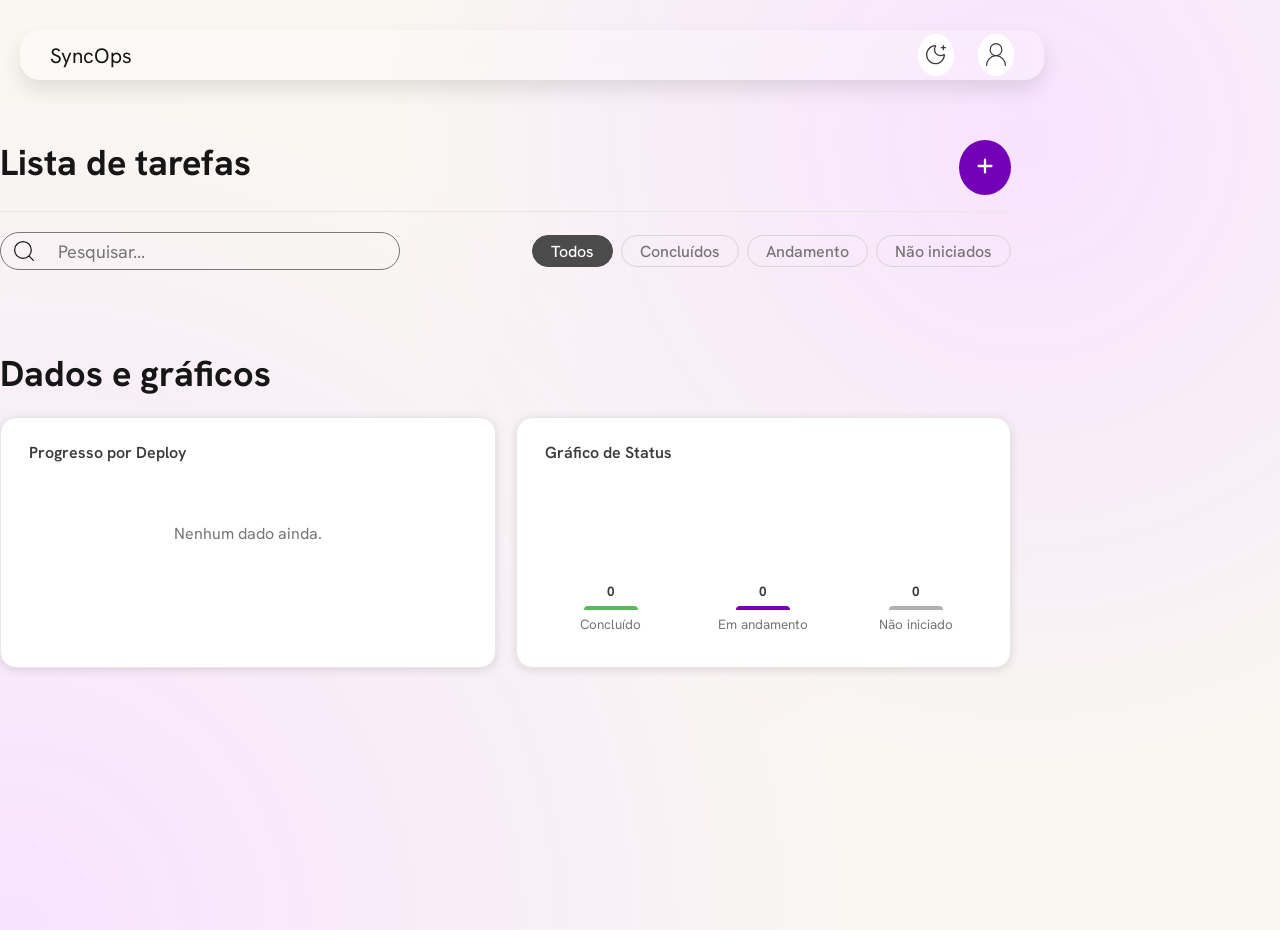
<file: src/index.html>
<!DOCTYPE html>
<html lang="pt-BR">

<head>
     <meta charset="UTF-8">
     <meta name="viewport" content="width=device-width, initial-scale=1.0">
     <title>SyncOps</title>
     <link rel="stylesheet" href="assets/css/base.css">
     <link rel="stylesheet" href="assets/css/layout.css">
     <link rel="stylesheet" href="assets/css/components.css">
     <link rel="stylesheet" href="assets/css/utilities.css">
     <link rel="preconnect" href="https://fonts.googleapis.com">
     <link rel="preconnect" href="https://fonts.gstatic.com" crossorigin>
     <link href="https://fonts.googleapis.com/css2?family=Hanken+Grotesk:wght@400;500;600;700&display=swap" rel="stylesheet">
</head>

<body>
     <header>
          <div class="logo-area">
               <p><a href="index.html">SyncOps</a></p>
          </div>
          <div class="header-acoes">
               <button class="btn-header" id="btn-darkmode" aria-label="Ativar modo escuro">
                    <svg id="darkmode-icon" viewBox="0 0 30 29" fill="none" xmlns="http://www.w3.org/2000/svg">
                         <path d="M23.1059 3.99986H29M26.0529 1V6.99971M27.5044 15.2283C27.3663 17.8324 26.4901 20.34 24.9818 22.4481C23.4735 24.5561 21.3976 26.1743 19.005 27.107C16.6125 28.0398 14.0058 28.2471 11.5 27.704C8.99413 27.1609 6.6965 25.8906 4.8848 24.0466C3.07309 22.2027 1.82489 19.864 1.29107 17.3134C0.757254 14.7627 0.960674 12.1093 1.87674 9.67381C2.79282 7.23833 4.38232 5.12508 6.4531 3.58953C8.52389 2.05397 10.9873 1.16185 13.5456 1.021C14.1423 0.988 14.4547 1.71097 14.1379 2.22544C13.0783 3.95119 12.6246 5.99156 12.8508 8.01359C13.077 10.0356 13.9698 11.9199 15.3835 13.3589C16.7972 14.798 18.6484 15.7068 20.6348 15.937C22.6213 16.1673 24.6257 15.7055 26.3211 14.6268C26.828 14.3044 27.5368 14.6208 27.5044 15.2283Z"
                              stroke="currentColor" stroke-width="2" stroke-linecap="round" stroke-linejoin="round" />
                    </svg>
               </button>
               <button class="btn-header" aria-label="Icone com usuário">
                    <svg id="user-icon" viewBox="0 0 33 38" fill="none" xmlns="http://www.w3.org/2000/svg">
                         <path d="M16.5 21C21.8503 21 26.1875 16.5228 26.1875 11C26.1875 5.47715 21.8503 1 16.5 1C11.1497 1 6.8125 5.47715 6.8125 11C6.8125 16.5228 11.1497 21 16.5 21ZM16.5 21C20.6109 21 24.5533 22.6857 27.4602 25.6863C30.367 28.6869 32 32.7565 32 37M16.5 21C12.3891 21 8.44666 22.6857 5.53985 25.6863C2.63303 28.6869 1 32.7565 1 37"
                              stroke="currentColor" stroke-width="2" stroke-linecap="round" stroke-linejoin="round" />
                    </svg>
               </button>
          </div>
     </header>

     <main>
          <!-- Lista de tarefas -->
          <section class="dashboard-section">
               <div class="dash-section-header">
                    <h2 class="title-h2">Lista de tarefas</h2>
                    <button id="btn-save" onclick="window.location.href='manager.html'" aria-label="Adicionar nova tarefa">
                         <svg viewBox="0 0 24 24" width="22" height="22" fill="none">
                              <path d="M12 5v14M5 12h14" stroke="white" stroke-width="2.5" stroke-linecap="round"/>
                         </svg>
                    </button>
               </div>

               <div class="dash-ferramentas">
                    <div class="buscar-wrapper">
                         <svg id="search-icon" viewBox="0 0 33 33" fill="none" xmlns="http://www.w3.org/2000/svg">
                              <path d="M32 32L24.5256 24.5256M28.5556 14.7778C28.5556 22.387 22.387 28.5556 14.7778 28.5556C7.16852 28.5556 1 22.387 1 14.7778C1 7.16852 7.16852 1 14.7778 1C22.387 1 28.5556 7.16852 28.5556 14.7778Z"
                                   stroke="currentColor" stroke-width="2" stroke-linecap="round" stroke-linejoin="round" />
                         </svg>
                         <input type="text" id="search-bar" placeholder="Pesquisar...">
                    </div>
                    <nav class="filtro-grupo" aria-label="Filtros de tarefas">
                         <button class="btn-filtro ativo" id="filtro-todos">Todos</button>
                         <button class="btn-filtro" id="filtro-concluidos">Concluídos</button>
                         <button class="btn-filtro" id="filtro-andamento">Andamento</button>
                         <button class="btn-filtro" id="filtro-nao-iniciados">Não iniciados</button>
                    </nav>
               </div>

               <div id="card-container">
                    
                    <div id="card-grid"></div>
               </div>
          </section>

          <!-- Dados e gráficos -->
          <section class="dashboard-section" id="secao-graficos">
               <div class="dash-section-header" style="border-bottom: none; padding-bottom: 0;">
                    <h2 class="title-h2">Dados e gráficos</h2>
               </div>
               <div class="graficos-grid">
                    <div class="grafico-card">
                         <h3 class="grafico-titulo">Progresso por Deploy</h3>
                         <div class="grafico-area" id="grafico-progresso"></div>
                    </div>
                    <div class="grafico-card">
                         <h3 class="grafico-titulo">Gráfico de Status</h3>
                         <div class="grafico-area" id="grafico-status"></div>
                    </div>
               </div>
          </section>
     </main>

     <script src="assets/js/storage.js"></script>
     <script src="assets/js/barra-progresso.js"></script>
     <script src="assets/js/darkmode.js"  ></script>
     <script src="assets/js/dashboard.js" ></script>
</body>
</html>
</file>
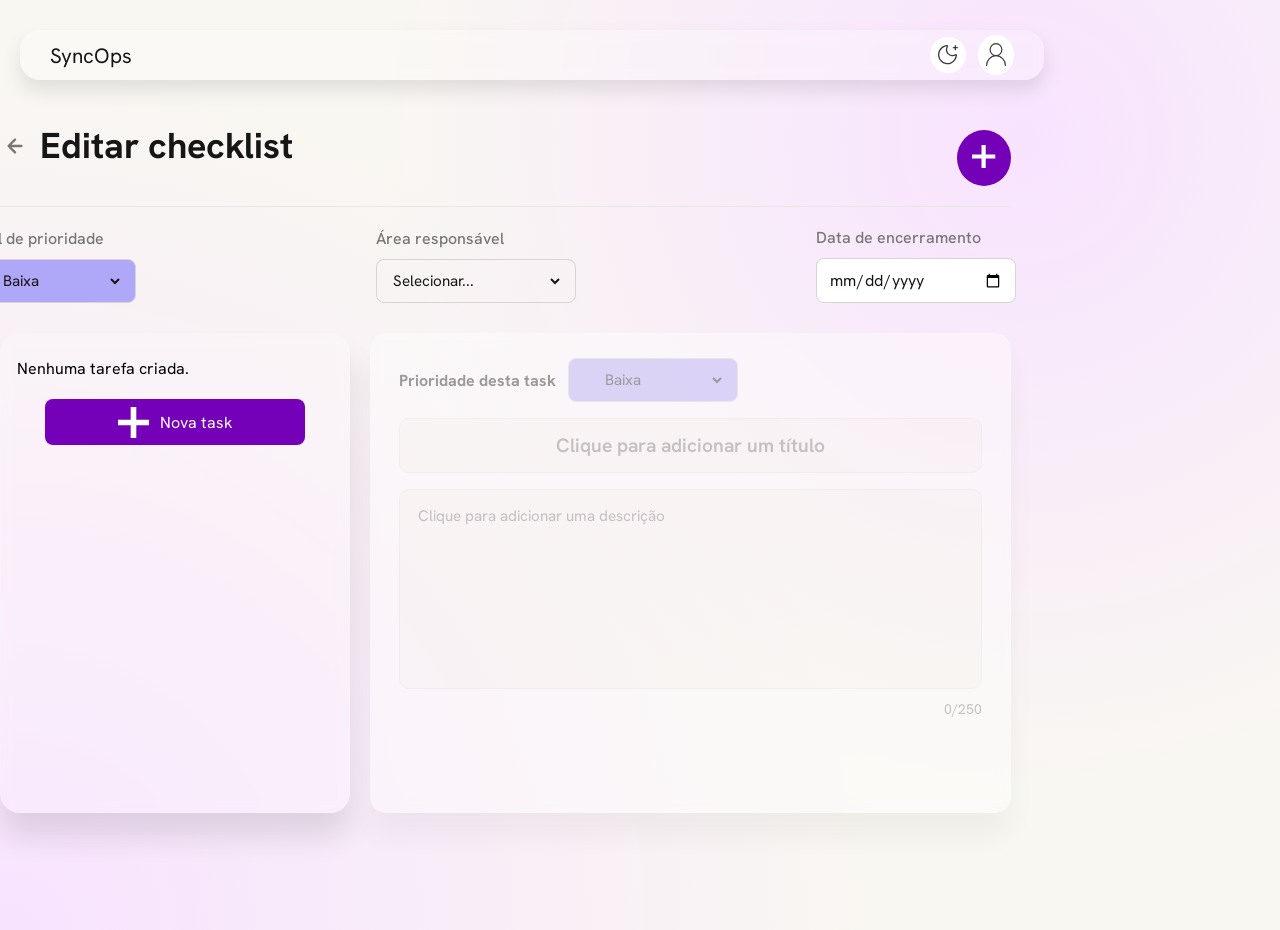
<file: src/manager.html>
<!DOCTYPE html>
<html lang="pt-BR">

<head>
     <meta charset="UTF-8">
     <meta name="viewport" content="width=device-width, initial-scale=1.0">
     <title>SyncOps</title>
     <script src="assets/js/storage.js" defer></script>
     <script src="assets/js/darkmode.js" defer></script>
     <script src="assets/js/manager.js" defer></script>
     <link rel="stylesheet" href="assets/css/base.css">
     <link rel="stylesheet" href="assets/css/layout.css">
     <link rel="stylesheet" href="assets/css/components.css">
     <link rel="stylesheet" href="assets/css/utilities.css">
     <link rel="preconnect" href="https://fonts.googleapis.com">
     <link rel="preconnect" href="https://fonts.gstatic.com" crossorigin>
     <link href="https://fonts.googleapis.com/css2?family=Hanken+Grotesk:wght@400;500;600;700&display=swap" rel="stylesheet">
</head>

<body>
     <header>
          <div class="logo-area">
               <p><a href="index.html">SyncOps</a></p>
          </div>
          <div class="header-acoes" style="display:flex; align-items:center; gap:12px;">
               <button class="btn-header" id="btn-darkmode" aria-label="Ativar modo escuro">
                    <svg id="darkmode-icon" viewBox="0 0 30 29" fill="none" xmlns="http://www.w3.org/2000/svg">
                         <path d="M23.1059 3.99986H29M26.0529 1V6.99971M27.5044 15.2283C27.3663 17.8324 26.4901 20.34 24.9818 22.4481C23.4735 24.5561 21.3976 26.1743 19.005 27.107C16.6125 28.0398 14.0058 28.2471 11.5 27.704C8.99413 27.1609 6.6965 25.8906 4.8848 24.0466C3.07309 22.2027 1.82489 19.864 1.29107 17.3134C0.757254 14.7627 0.960674 12.1093 1.87674 9.67381C2.79282 7.23833 4.38232 5.12508 6.4531 3.58953C8.52389 2.05397 10.9873 1.16185 13.5456 1.021C14.1423 0.988 14.4547 1.71097 14.1379 2.22544C13.0783 3.95119 12.6246 5.99156 12.8508 8.01359C13.077 10.0356 13.9698 11.9199 15.3835 13.3589C16.7972 14.798 18.6484 15.7068 20.6348 15.937C22.6213 16.1673 24.6257 15.7055 26.3211 14.6268C26.828 14.3044 27.5368 14.6208 27.5044 15.2283Z"
                         stroke="currentColor" stroke-width="2" stroke-linecap="round" stroke-linejoin="round"/>
                    </svg>
               </button>
               <button class="btn-header" aria-label="Ícone de usuário">
                    <svg id="user-icon" viewBox="0 0 33 38" fill="none" xmlns="http://www.w3.org/2000/svg">
                         <path d="M16.5 21C21.8503 21 26.1875 16.5228 26.1875 11C26.1875 5.47715 21.8503 1 16.5 1C11.1497 1 6.8125 5.47715 6.8125 11C6.8125 16.5228 11.1497 21 16.5 21ZM16.5 21C20.6109 21 24.5533 22.6857 27.4602 25.6863C30.367 28.6869 32 32.7565 32 37M16.5 21C12.3891 21 8.44666 22.6857 5.53985 25.6863C2.63303 28.6869 1 32.7565 1 37"
                         stroke="currentColor" stroke-width="2" stroke-linecap="round" stroke-linejoin="round"/>
                    </svg>
               </button>
          </div>
     </header>

     <main>
          <section class="card-header">
               <div class="card-header-main">
                    <div class="acoes-header">
                         <!-- Seta de voltar -->
                         <a href="index.html" class="btn-voltar" aria-label="Voltar">
                              <svg viewBox="0 0 24 24" fill="none" xmlns="http://www.w3.org/2000/svg" width="22" height="22">
                                   <path d="M19 12H5M5 12L12 19M5 12L12 5" stroke="currentColor" stroke-width="2.5" stroke-linecap="round" stroke-linejoin="round"/>
                              </svg>
                         </a>
                         <h2 class="title-h2" id="checklist-titulo" contenteditable="true" spellcheck="false">Editar checklist</h2>
                         <span id="task-count" style="color: var(--texto-hierarquia-2); font-size: var(--text-sm); align-self: flex-end; margin-bottom: 6px;"></span>
                    </div>
                    <div style="display:flex; gap: 12px; align-items: center;">
                         <button id="btn-save" onclick="window.location.href='manager.html'" aria-label="Adicionar nova tarefa">
                              <img src="assets/icons/adicionar.svg" alt="Ícone de 'mais'">
                         </button>
                         
                    </div>
               </div>

               <div id="header-config">
                    <nav id="header-class">

                         <div class="config-task1">
                              <label for="prioridade">Nível de prioridade</label>
                              <div class="priority-select-wrapper baixa">
                                   <span class="priority-flag"></span>
                                   <select id="prioridade" class="priority-select">
                                        <option value="baixa">Baixa</option>
                                        <option value="media">Média</option>
                                        <option value="alta">Alta</option>
                                   </select>
                              </div>
                         </div>

                         <div class="config-task2">
                              <label for="stack">Área responsável</label>
                              <!-- Trocado de input text para select com wrapper -->
                              <div class="select-wrapper">
                                   <select id="stack">
                                        <option value="">Selecionar...</option>
                                        <option value="backend">Back-end</option>
                                        <option value="frontend">Front-end</option>
                                        <option value="design">Design</option>
                                        <option value="devops">DevOps</option>
                                        <option value="qa">QA</option>
                                   </select>
                              </div>
                         </div>

                         <div class="config-task3">
                              <label for="prazo">Data de encerramento</label>
                              <!-- Input de data envolto em wrapper para consistência visual -->
                              <div class="date-input-wrapper">
                                   <input id="prazo" type="date">
                              </div>
                         </div>

                    </nav>
               </div>
          </section>

          <section class="card-tasks">

               <div class="created-tasks-container">
                    <div id="created-tasks" class="tasks-list">
                         <p> Nenhuma tarefa criada.</p>
                    </div>

                    <button onclick="CreateTask()" id="btn-add-task">
                         <img src="assets/icons/adicionar.svg" alt="Ícone de 'mais'">
                         <p>Nova task</p>
                    </button>
               </div>

               <div class="task-details-container">
                    <div class="task-details-class">
                         <h4 class="title-h4">Prioridade desta task</h4>
                         <div class="priority-select-wrapper baixa">
                              <span class="priority-flag"></span>
                              <select id="nivel-prioridade" class="priority-select">
                                   <option value="baixa">Baixa</option>
                                   <option value="media">Média</option>
                                   <option value="alta">Alta</option>
                              </select>
                         </div>
                    </div>
                    <div class="description-task">
                         <input type="text" class="description-task-title" id="titulo" placeholder="Clique para adicionar um título">
                         <div class="description-task-textarea-wrapper">
                              <textarea class="description-task-paragraph" id="descricao" placeholder="Clique para adicionar uma descrição" rows="7"></textarea>
                              <div class="descricao-count-wrapper">
                                   <span id="descricao-count">0</span>/250
                              </div>
                         </div>
                    </div>
               </div>

          </section>
     </main>
</body>
</html>
</file>
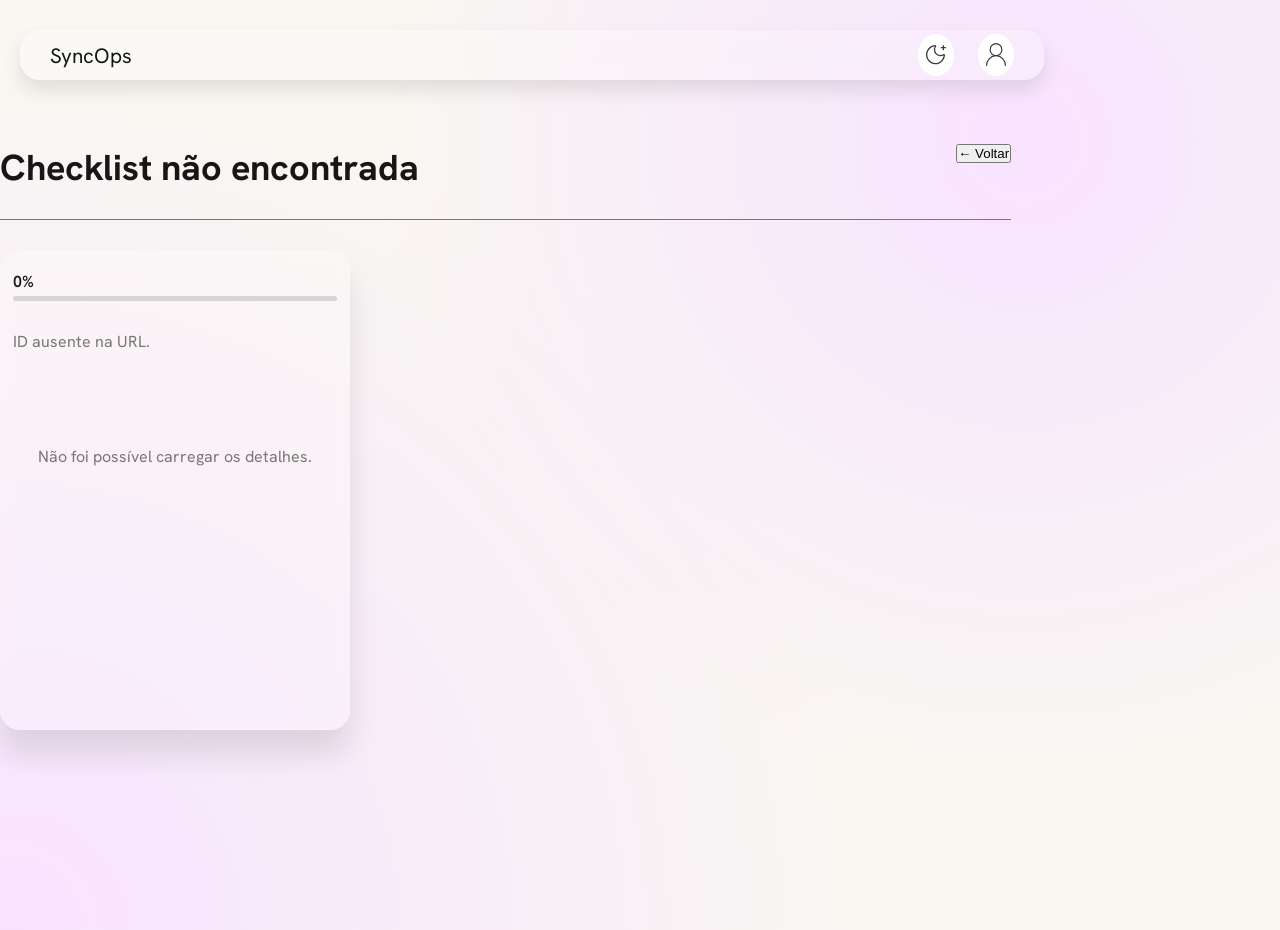
<file: src/visualizar.html>
<!DOCTYPE html>
<html lang="pt-BR">
<head>
  <meta charset="UTF-8" />
  <meta name="viewport" content="width=device-width, initial-scale=1.0" />
  <title>SyncOps — Detalhe da Checklist</title>
 
  <link rel="stylesheet" href="assets/css/base.css" />
  <link rel="stylesheet" href="assets/css/layout.css" />
  <link rel="stylesheet" href="assets/css/components.css" />
  <link rel="stylesheet" href="assets/css/utilities.css" />
 
  <link rel="preconnect" href="https://fonts.googleapis.com" />
  <link rel="preconnect" href="https://fonts.gstatic.com" crossorigin />
  <link href="https://fonts.googleapis.com/css2?family=Hanken+Grotesk:wght@400;500;600;700&display=swap" rel="stylesheet" />
</head>
 
<body>
  <header>
    <div class="logo-area">
      <p>
        <a href="index.html">SyncOps</a>
      </p>
    </div>
 
    <div class="header-acoes">
      <button class="btn-header" id="btn-darkmode" aria-label="Ativar modo escuro">
        <svg id="darkmode-icon" viewBox="0 0 30 29" fill="none" xmlns="http://www.w3.org/2000/svg">
          <path d="M23.1059 3.99986H29M26.0529 1V6.99971M27.5044 15.2283C27.3663 17.8324 26.4901 20.34 24.9818 22.4481C23.4735 24.5561 21.3976 26.1743 19.005 27.107C16.6125 28.0398 14.0058 28.2471 11.5 27.704C8.99413 27.1609 6.6965 25.8906 4.8848 24.0466C3.07309 22.2027 1.82489 19.864 1.29107 17.3134C0.757254 14.7627 0.960674 12.1093 1.87674 9.67381C2.79282 7.23833 4.38232 5.12508 6.4531 3.58953C8.52389 2.05397 10.9873 1.16185 13.5456 1.021C14.1423 0.988 14.4547 1.71097 14.1379 2.22544C13.0783 3.95119 12.6246 5.99156 12.8508 8.01359C13.077 10.0356 13.9698 11.9199 15.3835 13.3589C16.7972 14.798 18.6484 15.7068 20.6348 15.937C22.6213 16.1673 24.6257 15.7055 26.3211 14.6268C26.828 14.3044 27.5368 14.6208 27.5044 15.2283Z" stroke="currentColor" stroke-width="2" stroke-linecap="round" stroke-linejoin="round" />
        </svg>
      </button>
 
      <button class="btn-header" aria-label="Icone com usuário">
        <svg id="user-icon" viewBox="0 0 33 38" fill="none" xmlns="http://www.w3.org/2000/svg">
          <path d="M16.5 21C21.8503 21 26.1875 16.5228 26.1875 11C26.1875 5.47715 21.8503 1 16.5 1C11.1497 1 6.8125 5.47715 6.8125 11C6.8125 16.5228 11.1497 21 16.5 21ZM16.5 21C20.6109 21 24.5533 22.6857 27.4602 25.6863C30.367 28.6869 32 32.7565 32 37M16.5 21C12.3891 21 8.44666 22.6857 5.53985 25.6863C2.63303 28.6869 1 32.7565 1 37" stroke="currentColor" stroke-width="2" stroke-linecap="round" stroke-linejoin="round" />
        </svg>
      </button>
    </div>
  </header>
 
  <main style="padding: 24px 0;">
    <section class="card-header" style="margin-top: 0;">
      <div class="card-header-main" style="border-bottom: 1px solid var(--componente-secundario); padding-bottom: 18px;">
        <div>
          <h2 class="title-h2" id="detalhe-titulo">Checklist</h2>
          <div style="display:flex; gap: 12px; flex-wrap: wrap; margin-top: 10px; align-items:center;" id="detalhe-tags"></div>
        </div>
 
        <button class="btn-cancelar" id="btn-voltar" type="button">← Voltar</button>
      </div>
    </section>
 
    <section id="detalhe-container" class="card-tasks" style="margin-top: 20px;">
      <div class="created-tasks-container" style="height: auto;">
        <div class="progresso-wrapper" style="margin: 0; width: 100%;">
          <span class="progresso-label" id="detalhe-progresso-label">0%</span>
          <div class="progresso-track">
            <div class="barra-preenchimento" id="detalhe-progresso-barra"></div>
          </div>
        </div>
 
        <div style="width:100%; margin-top: 14px; color: var(--texto-hierarquia-2); font-size: var(--text-sm);" id="detalhe-meta">—</div>
 
        <div class="divider" style="margin-top: 18px; margin-bottom: 18px;"></div>
 
        <div id="detalhe-tasks" class="tasks-list" style="height: auto; max-height: 520px;"></div>
      </div>
    </section>
  </main>
 
  <script src="assets/js/storage.js" defer></script>
  <script src="assets/js/darkmode.js" defer></script>
 
  <script>
    const ui = {
      titulo: document.getElementById('detalhe-titulo'),
      tags: document.getElementById('detalhe-tags'),
      meta: document.getElementById('detalhe-meta'),
      tasks: document.getElementById('detalhe-tasks'),
      progressoLabel: document.getElementById('detalhe-progresso-label'),
      progressoBarra: document.getElementById('detalhe-progresso-barra'),
      voltar: document.getElementById('btn-voltar'),
    };
 
    function escapeHtml(str) {
      return String(str ?? '')
        .replaceAll('&', '&amp;')
        .replaceAll('<', '<')
        .replaceAll('>', '>')
        .replaceAll('"', '"')
        .replaceAll("'", '&#039;');
    }
 
    function statusTag(checklist) {
      const status = checklist?.status || 'nao-iniciada';
      if (status === 'concluido') {
        return `
          <div class="tag-progresso concluido">
            <svg class="tag-icone" viewBox="0 0 31 32" fill="none" xmlns="http://www.w3.org/2000/svg">
              <path d="M29.708 13.0051C30.3702 16.367 29.8983 19.8622 28.3709 22.9078C26.8435 25.9533 24.353 28.3652 21.3147 29.7411C18.2764 31.117 14.874 31.3738 11.6748 30.4686C8.47566 29.5635 5.67313 27.5512 3.7346 24.7672C1.79608 21.9833 0.838731 18.5959 1.02222 15.1702C1.2057 11.7444 2.51893 8.48724 4.74289 5.94186C6.96686 3.39649 9.96714 1.71676 13.2434 1.18279C16.5196 0.648826 19.8738 1.2929 22.7466 3.00761M11.1466 14.5051L15.4966 19.0051L29.9966 4.00511" stroke="currentColor" stroke-linecap="round" stroke-linejoin="round" />
            </svg>
            <span class="tag-texto">Concluído</span>
          </div>`;
      }
 
      if (status === 'andamento') {
        return `
          <div class="tag-progresso andamento">
            <svg class="tag-icone" viewBox="0 0 31 35" fill="none" xmlns="http://www.w3.org/2000/svg">
              <path d="M15.5 1V7.6M21.59 10.57L25.795 5.785M24.2 17.5H30M21.59 24.43L25.795 29.215M15.5 27.4V34M5.205 29.215L9.41 24.43M1 17.5H6.8M5.205 5.785L9.41 10.57" stroke="currentColor" stroke-linecap="round" stroke-linejoin="round" />
            </svg>
            <span class="tag-texto">Andamento</span>
          </div>`;
      }
 
      return `
        <div class="tag-progresso nao-iniciada">
          <svg class="tag-icone" viewBox="0 0 27 27" fill="none" xmlns="http://www.w3.org/2000/svg">
            <path d="M4.66125 4.66125L22.3375 22.3387M26 13.5C26 20.4036 20.4036 26 13.5 26C6.59644 26 1 20.4036 1 13.5C1 6.59644 6.59644 1 13.5 1C20.4036 1 26 6.59644 26 13.5Z" stroke="currentColor" stroke-width="2" stroke-linecap="round" stroke-linejoin="round" />
          </svg>
          <span class="tag-texto">Não iniciada</span>
        </div>`;
    }
 
    function prioridadeTag(priority) {
      const p = priority || 'baixa';
      // reusa estilos do projeto: .tag-prioridade.{alta|media|baixa}
      if (p === 'media') {
        return `
          <div class="tag-prioridade media">
            <svg class="tag-icone" viewBox="0 0 29 33" fill="none" xmlns="http://www.w3.org/2000/svg">
              <path d="M0.600098 31.6V3.69998C0.600098 3.45935 0.661092 3.22202 0.778252 3.00679C0.895411 2.79157 1.06552 2.60435 1.2751 2.45998C3.0277 1.25263 5.15935 0.599976 7.3501 0.599976C12.4126 0.599976 15.7876 3.69998 19.7245 3.69998C21.9745 3.69998 23.6997 3.28664 24.9001 2.45998C25.1508 2.28726 25.4489 2.18209 25.7611 2.15624C26.0732 2.13039 26.387 2.18488 26.6673 2.31361C26.9476 2.44235 27.1833 2.64023 27.3481 2.88509C27.5128 3.12996 27.6001 3.41212 27.6001 3.69998V19.2C27.6001 19.4406 27.5391 19.6779 27.4219 19.8932C27.3048 20.1084 27.1347 20.2956 26.9251 20.44C25.1725 21.6473 23.0408 22.3 20.8501 22.3C15.7876 22.3 12.4126 19.2 7.3501 19.2C4.85955 19.2 2.45639 20.0432 0.600098 21.5684" stroke="currentColor" stroke-linecap="round" stroke-linejoin="round"/>
            </svg>
            <span class="tag-texto">Média</span>
          </div>`;
      }
 
      if (p === 'alta') {
        return `
          <div class="tag-prioridade alta">
            <svg class="tag-icone" viewBox="0 0 29 33" fill="none" xmlns="http://www.w3.org/2000/svg">
              <path d="M0.600098 31.6V3.69998C0.600098 3.45935 0.661092 3.22202 0.778252 3.00679C0.895411 2.79157 1.06552 2.60435 1.2751 2.45998C3.0277 1.25263 5.15935 0.599976 7.3501 0.599976C12.4126 0.599976 15.7876 3.69998 19.7245 3.69998C21.9745 3.69998 23.6997 3.28664 24.9001 2.45998C25.1508 2.28726 25.4489 2.18209 25.7611 2.15624C26.0732 2.13039 26.387 2.18488 26.6673 2.31361C26.9476 2.44235 27.1833 2.64023 27.3481 2.88509C27.5128 3.12996 27.6001 3.41212 27.6001 3.69998V19.2C27.6001 19.4406 27.5391 19.6779 27.4219 19.8932C27.3048 20.1084 27.1347 20.2956 26.9251 20.44C25.1725 21.6473 23.0408 22.3 20.8501 22.3C15.7876 22.3 12.4126 19.2 7.3501 19.2C4.85955 19.2 2.45639 20.0432 0.600098 21.5684" stroke="currentColor" stroke-linecap="round" stroke-linejoin="round"/>
            </svg>
            <span class="tag-texto">Alta</span>
          </div>`;
      }
 
      return `
        <div class="tag-prioridade baixa">
          <svg class="tag-icone" viewBox="0 0 29 33" fill="none" xmlns="http://www.w3.org/2000/svg">
            <path d="M0.600098 31.6V3.69998C0.600098 3.45935 0.661092 3.22202 0.778252 3.00679C0.895411 2.79157 1.06552 2.60435 1.2751 2.45998C3.0277 1.25263 5.15935 0.599976 7.3501 0.599976C12.4126 0.599976 15.7876 3.69998 19.7245 3.69998C21.9745 3.69998 23.6997 3.28664 24.9001 2.45998C25.1508 2.28726 25.4489 2.18209 25.7611 2.15624C26.0732 2.13039 26.387 2.18488 26.6673 2.31361C26.9476 2.44235 27.1833 2.64023 27.3481 2.88509C27.5128 3.12996 27.6001 3.41212 27.6001 3.69998V19.2C27.6001 19.4406 27.5391 19.6779 27.4219 19.8932C27.3048 20.1084 27.1347 20.2956 26.9251 20.44C25.1725 21.6473 23.0408 22.3 20.8501 22.3C15.7876 22.3 12.4126 19.2 7.3501 19.2C4.85955 19.2 2.45639 20.0432 0.600098 21.5684" stroke="currentColor" stroke-linecap="round" stroke-linejoin="round"/>
          </svg>
          <span class="tag-texto">Baixa</span>
        </div>`;
    }
 
    function formatarData(value) {
      if (!value) return '';
      const d = new Date(value);
      if (Number.isNaN(d.getTime())) return String(value);
      return d.toLocaleDateString('pt-BR', { day: '2-digit', month: '2-digit', year: 'numeric' });
    }
 
    function renderChecklist(checklist) {
      if (!checklist) return;
 
      const priority = checklist.priority || 'baixa';
 
      ui.titulo.textContent = checklist.title || 'Checklist';
 
      // tags
      ui.tags.innerHTML = `${statusTag(checklist)} ${prioridadeTag(priority)}`;
 
      const area = checklist.area ? `Área: ${escapeHtml(checklist.area)}` : '';
      const deadline = checklist.deadline ? `Prazo: ${escapeHtml(formatarData(checklist.deadline))}` : '';
      const status = checklist.status ? `Status: ${escapeHtml(checklist.status)}` : '';
      ui.meta.textContent = [area, deadline, status].filter(Boolean).join(' • ') || '—';
 
      // progresso
      const progress = typeof checklist.progress === 'number' ? checklist.progress : calcularProgresso(checklist.tasks || []);
      ui.progressoLabel.textContent = `${progress}%`;
      ui.progressoBarra.style.width = `${progress}%`;
 
      // tasks
      const tasks = checklist.tasks || [];
      if (tasks.length === 0) {
        ui.tasks.innerHTML = '<div class="tasks-empty">Nenhuma tarefa.<br>Volte e crie tarefas no Manager.</div>';
        return;
      }
 
      ui.tasks.innerHTML = tasks
        .map((t, idx) => {
          const pr = t.priority || 'baixa';
          const done = !!t.completed;
          const checkboxChecked = done ? 'checked' : '';
 
          return `
            <div class="task-item ${done ? 'task-item-ativa' : ''}" data-task-id="${escapeHtml(t.id)}" role="button" tabindex="0" aria-pressed="${done}">
              <div class="task-item-corpo">
                <div class="task-item-titulo" style="display:flex; align-items:center; gap:10px;">
                  <span style="font-weight:700; color: var(--texto-hierarquia-2);">${String(idx + 1).padStart(2, '0')}</span>
                  <span style="text-decoration:${done ? 'line-through' : 'none'}; color:${done ? 'var(--texto-desabilitado)' : 'var(--texto-principal)'};">${escapeHtml(t.title || 'Sem título')}</span>
                  <label style="margin-left:auto; cursor:pointer; display:flex; align-items:center; gap:8px;">
                    <input type="checkbox" ${checkboxChecked} />
                  </label>
                </div>
 
                <div class="task-item-meta" style="margin-top:6px;">
                  <div class="task-item-prioridade ${escapeHtml(pr)}">${escapeHtml(pr)}</div>
                </div>
 
                <div style="margin-top:8px; font-size: var(--text-sm); color: var(--texto-hierarquia-2); line-height: 1.6;">
                  ${escapeHtml(t.description || '')}
                </div>
              </div>
            </div>
          `;
        })
        .join('');
 
      // eventos: alterna completed
      ui.tasks.querySelectorAll('.task-item').forEach(item => {
        const taskId = item.dataset.taskId;
        item.addEventListener('click', () => toggleTask(checklist.id, checklist, taskId));
        item.addEventListener('keydown', (e) => {
          if (e.key === 'Enter' || e.key === ' ') {
            e.preventDefault();
            toggleTask(checklist.id, checklist, taskId);
          }
        });
 
        // checkbox não deve “propagar” duplicado
        item.querySelector('input[type="checkbox"]')?.addEventListener('click', (e) => e.stopPropagation());
      });
    }
 
    function toggleTask(checklistId, checklistObj, taskId) {
      if (!checklistObj || !taskId) return;
 
      const tasks = (checklistObj.tasks || []).map(t => ({...t}));
      const idx = tasks.findIndex(t => String(t.id) === String(taskId));
      if (idx < 0) return;
 
      tasks[idx].completed = !tasks[idx].completed;
 
      const progress = calcularProgresso(tasks);
      const allDone = tasks.length > 0 && tasks.every(t => !!t.completed);
      const status = allDone ? 'concluido' : 'andamento';
 
      updateCheckList(checklistId, { tasks, progress, status, updateAt: new Date().toISOString() });
 
      // re-carrega do storage para manter consistência
      const updated = getAllChecklists().find(c => c.id === checklistId);
      renderChecklist(updated || { ...checklistObj, tasks, progress, status });
    }
 
    function init() {
      const params = new URLSearchParams(window.location.search);
      const id = params.get('id');
 
      ui.voltar.addEventListener('click', () => {
        window.location.href = 'index.html';
      });
 
      if (!id) {
        ui.titulo.textContent = 'Checklist não encontrada';
        ui.tags.innerHTML = '';
        ui.meta.textContent = 'ID ausente na URL.';
        ui.tasks.innerHTML = '<div class="tasks-empty">Não foi possível carregar os detalhes.</div>';
        return;
      }
 
      const checklist = (getAllChecklists() || []).find(c => String(c.id) === String(id));
      if (!checklist) {
        ui.titulo.textContent = 'Checklist não encontrada';
        ui.meta.textContent = 'Esse checklist não existe mais no seu navegador.';
        ui.tasks.innerHTML = '<div class="tasks-empty">Abra a página principal para selecionar outro checklist.</div>';
        ui.tags.innerHTML = '';
        return;
      }
 
      renderChecklist(checklist);
    }
 
    window.addEventListener('DOMContentLoaded', init);
  </script>
</body>
</html>
</file>
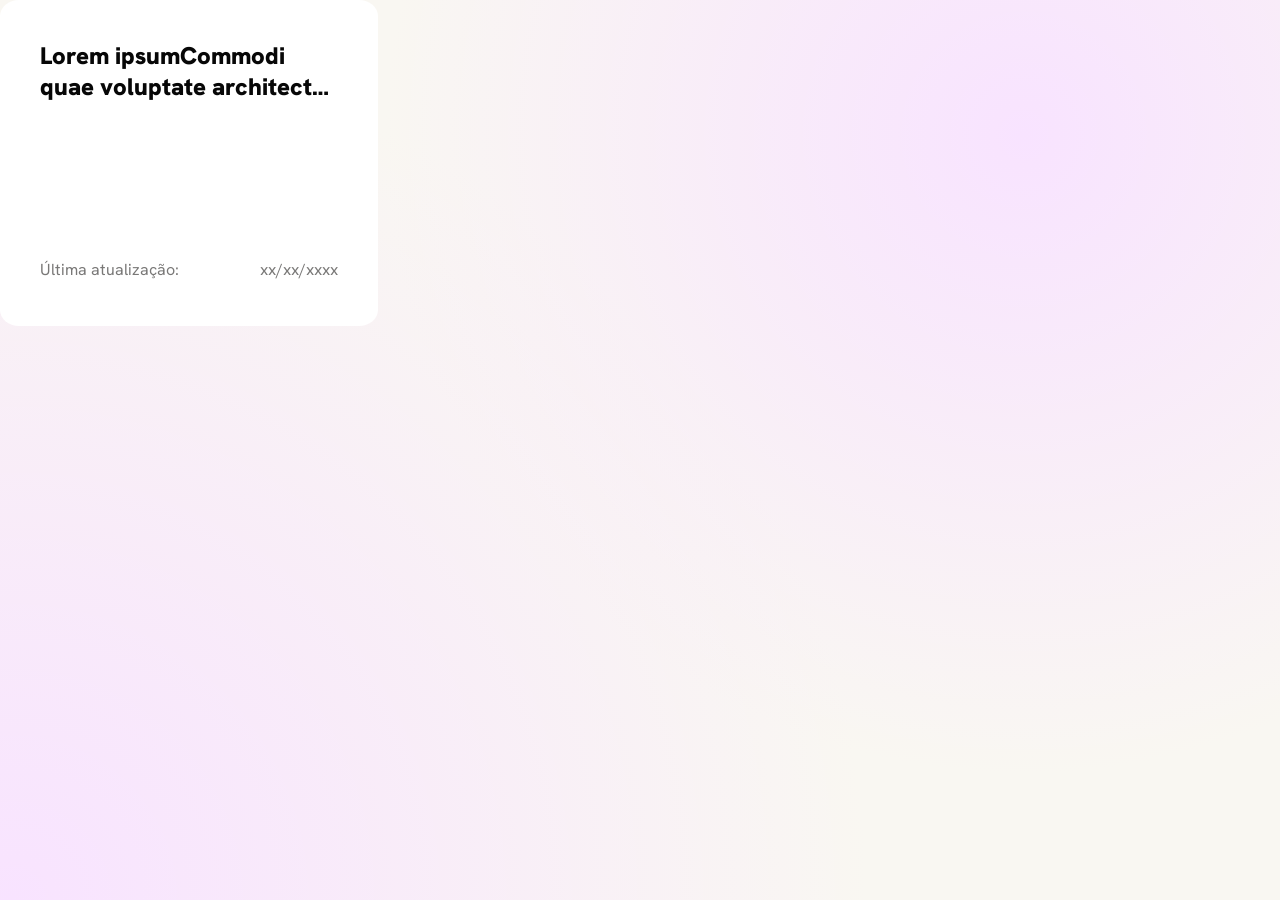
<file: src/assets/components/card.html>
<!DOCTYPE html>
<html lang="en">

<head>
     <meta charset="UTF-8">
     <meta name="viewport" content="width=device-width, initial-scale=1.0">
     <title>Cards</title>
     <!-- Conexão com todos os css -->
     <link rel="stylesheet" href="../css/base.css">
     <link rel="stylesheet" href="../css/layout.css">
     <link rel="stylesheet" href="../css/components.css">
     <link rel="stylesheet" href="../css/utilities.css">
     <!-- Fonte -->
     <link rel="preconnect" href="https://fonts.googleapis.com">
     <link rel="preconnect" href="https://fonts.gstatic.com" crossorigin>
     <link href="https://fonts.googleapis.com/css2?family=Hanken+Grotesk:wght@400;500;600;700&display=swap"
          rel="stylesheet">
</head>

<body>
     <article class="card">
          <div class="card-content">
               <div class="card-superior">
                    <h3 class="card-titulo">Lorem ipsumCommodi quae voluptate architecto ipsum veritatis.</h3>
                    <div class="tag"></div> <!-- criarei a parte-->
               </div>
               <div class="card-inferior">
                    <div class="barra-progresso"></div> <!-- criarei a parte-->
                    <div class="card-data">
                         <span>Última atualização:</span>
                         <span class="card-date">xx/xx/xxxx</span>
                    </div>
               </div>
          </div>
     </article>
</body>

</html>
</file>
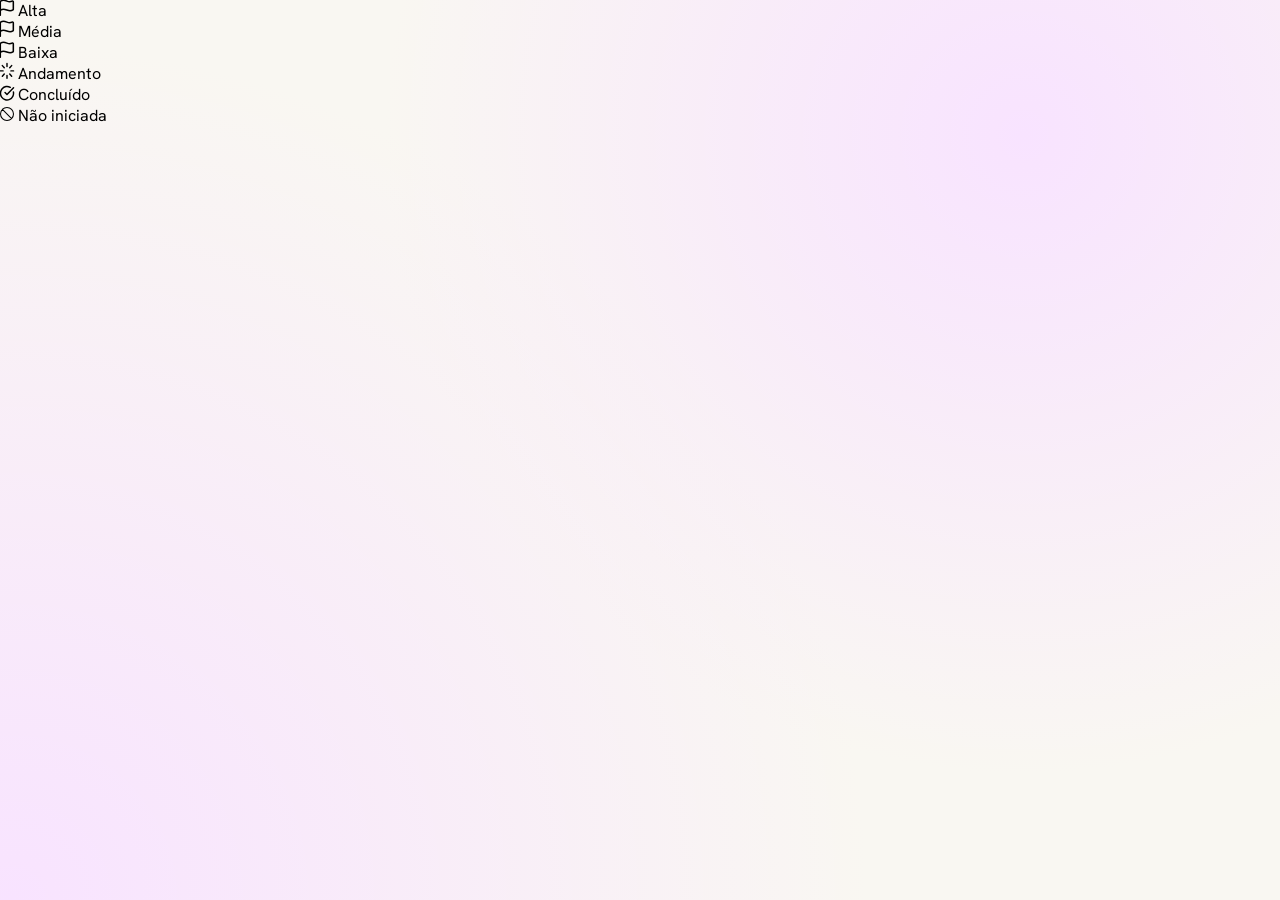
<file: src/assets/components/tag.html>
<!DOCTYPE html>
<html lang="en">

<head>
     <meta charset="UTF-8">
     <meta name="viewport" content="width=device-width, initial-scale=1.0">
     <title>Cards</title>
     <!-- Conexão com todos os css -->
     <link rel="stylesheet" href="../css/base.css">
     <link rel="stylesheet" href="../css/layout.css">
     <link rel="stylesheet" href="../css/components.css">
     <link rel="stylesheet" href="../css/utilities.css">
     <!-- Fonte -->
     <link rel="preconnect" href="https://fonts.googleapis.com">
     <link rel="preconnect" href="https://fonts.gstatic.com" crossorigin>
     <link href="https://fonts.googleapis.com/css2?family=Hanken+Grotesk:wght@400;500;600;700&display=swap"
          rel="stylesheet">
</head>

<body>

     <!-- ----- Prioridade da task -----  -->

     <div class="tag-alta">
          <svg class="tag-icone" viewBox="0 0 29 33" fill="none" xmlns="http://www.w3.org/2000/svg">
               <path d="M0.600098 31.6V3.69998C0.600098 3.45935 0.661092 3.22202 0.778252 3.00679C0.895411 2.79157 1.06552 2.60435 1.2751 2.45998C3.0277 1.25263 5.15935 0.599976 7.3501 0.599976C12.4126 0.599976 15.7876 3.69998 19.7245 3.69998C21.9745 3.69998 23.6997 3.28664 24.9001 2.45998C25.1508 2.28726 25.4489 2.18209 25.7611 2.15624C26.0732 2.13039 26.387 2.18488 26.6673 2.31361C26.9476 2.44235 27.1833 2.64023 27.3481 2.88509C27.5128 3.12996 27.6001 3.41212 27.6001 3.69998V19.2C27.6001 19.4406 27.5391 19.6779 27.4219 19.8932C27.3048 20.1084 27.1347 20.2956 26.9251 20.44C25.1725 21.6473 23.0408 22.3 20.8501 22.3C15.7876 22.3 12.4126 19.2 7.3501 19.2C4.85955 19.2 2.45639 20.0432 0.600098 21.5684"
                    stroke="currentColor" stroke-linecap="round" stroke-linejoin="round" />
          </svg>

          <span class="tag-texto">Alta</span>
     </div>

     <div class="tag-media">
          <svg class="tag-icone" viewBox="0 0 29 33" fill="none" xmlns="http://www.w3.org/2000/svg">
               <path d="M0.600098 31.6V3.69998C0.600098 3.45935 0.661092 3.22202 0.778252 3.00679C0.895411 2.79157 1.06552 2.60435 1.2751 2.45998C3.0277 1.25263 5.15935 0.599976 7.3501 0.599976C12.4126 0.599976 15.7876 3.69998 19.7245 3.69998C21.9745 3.69998 23.6997 3.28664 24.9001 2.45998C25.1508 2.28726 25.4489 2.18209 25.7611 2.15624C26.0732 2.13039 26.387 2.18488 26.6673 2.31361C26.9476 2.44235 27.1833 2.64023 27.3481 2.88509C27.5128 3.12996 27.6001 3.41212 27.6001 3.69998V19.2C27.6001 19.4406 27.5391 19.6779 27.4219 19.8932C27.3048 20.1084 27.1347 20.2956 26.9251 20.44C25.1725 21.6473 23.0408 22.3 20.8501 22.3C15.7876 22.3 12.4126 19.2 7.3501 19.2C4.85955 19.2 2.45639 20.0432 0.600098 21.5684"
                    stroke="currentColor" stroke-linecap="round" stroke-linejoin="round" />
          </svg>

          <span class="tag-texto">Média</span>
     </div>

     <div class="tag-baixa">
          <svg class="tag-icone" viewBox="0 0 29 33" fill="none" xmlns="http://www.w3.org/2000/svg">
               <path d="M0.600098 31.6V3.69998C0.600098 3.45935 0.661092 3.22202 0.778252 3.00679C0.895411 2.79157 1.06552 2.60435 1.2751 2.45998C3.0277 1.25263 5.15935 0.599976 7.3501 0.599976C12.4126 0.599976 15.7876 3.69998 19.7245 3.69998C21.9745 3.69998 23.6997 3.28664 24.9001 2.45998C25.1508 2.28726 25.4489 2.18209 25.7611 2.15624C26.0732 2.13039 26.387 2.18488 26.6673 2.31361C26.9476 2.44235 27.1833 2.64023 27.3481 2.88509C27.5128 3.12996 27.6001 3.41212 27.6001 3.69998V19.2C27.6001 19.4406 27.5391 19.6779 27.4219 19.8932C27.3048 20.1084 27.1347 20.2956 26.9251 20.44C25.1725 21.6473 23.0408 22.3 20.8501 22.3C15.7876 22.3 12.4126 19.2 7.3501 19.2C4.85955 19.2 2.45639 20.0432 0.600098 21.5684"
                    stroke="currentColor" stroke-linecap="round" stroke-linejoin="round" />
          </svg>

          <span class="tag-texto">Baixa</span>

     </div>

     <!-- ----- Status de Andamento da Task-----  -->

     <div class="tag-andamento">
          <svg class="tag-icone" viewBox="0 0 31 35" fill="none" xmlns="http://www.w3.org/2000/svg">
               <path d="M15.5 1V7.6M21.59 10.57L25.795 5.785M24.2 17.5H30M21.59 24.43L25.795 29.215M15.5 27.4V34M5.205 29.215L9.41 24.43M1 17.5H6.8M5.205 5.785L9.41 10.57"
                    stroke="currentColor" stroke-linecap="round" stroke-linejoin="round" />
          </svg>

          <span class="tag-texto">Andamento</span>
     </div>

     <div class="tag-concluido">
          <svg class="tag-icone" viewBox="0 0 31 32" fill="none" xmlns="http://www.w3.org/2000/svg">
               <path d="M29.708 13.0051C30.3702 16.367 29.8983 19.8622 28.3709 22.9078C26.8435 25.9533 24.353 28.3652 21.3147 29.7411C18.2764 31.117 14.874 31.3738 11.6748 30.4686C8.47566 29.5635 5.67313 27.5512 3.7346 24.7672C1.79608 21.9833 0.838731 18.5959 1.02222 15.1702C1.2057 11.7444 2.51893 8.48724 4.74289 5.94186C6.96686 3.39649 9.96714 1.71676 13.2434 1.18279C16.5196 0.648826 19.8738 1.2929 22.7466 3.00761M11.1466 14.5051L15.4966 19.0051L29.9966 4.00511"
                    stroke="currentColor" stroke-linecap="round" stroke-linejoin="round" />
          </svg>


          <span class="tag-texto">Concluído</span>
     </div>

     <div class="tag-nao-iniciada">
          <svg class="tag-icone" viewBox="0 0 27 27" fill="none" xmlns="http://www.w3.org/2000/svg">
               <path d="M4.66125 4.66125L22.3375 22.3387M26 13.5C26 20.4036 20.4036 26 13.5 26C6.59644 26 1 20.4036 1 13.5C1 6.59644 6.59644 1 13.5 1C20.4036 1 26 6.59644 26 13.5Z"
                    stroke="currentColor" stroke-width="2" stroke-linecap="round" stroke-linejoin="round" />
          </svg>


          <span class="tag-texto">Não iniciada</span>
     </div>
</body>

</html>
</file>
<file: src/assets/css/base.css>
:root {

  /* ============================= */
  /*     Tamanho de fontes         */
  /* ============================= */

  --text-xs: clamp(0.75rem, 0.72rem + 0.15vw, 0.85rem);
  --text-sm: clamp(0.875rem, 0.84rem + 0.2vw, 1rem);
  --text-base: clamp(1rem, 0.96rem + 0.25vw, 1.125rem);
  --text-lg: clamp(1.125rem, 1.08rem + 0.35vw, 1.25rem);
  --text-xl: clamp(1.25rem, 1.18rem + 0.45vw, 1.5rem);
  --text-2xl: clamp(1.5rem, 1.35rem + 0.7vw, 1.875rem);
  --text-3xl: clamp(1.875rem, 1.6rem + 1vw, 2.25rem);
  --text-4xl: clamp(2.25rem, 1.9rem + 1.5vw, 3rem);


  /* ============================= */
  /*     COR DE MARCA              */
  /* ============================= */

     --cor-marca-principal: #7400B8;
     --cor-gradiente: #F8E3FF;


     /* ============================= */
     /*     CORES DE TEXTO            */
     /* ============================= */

  --texto-alto-contraste: #070707;
  --texto-principal: #161616;
  --texto-hierarquia-1: #3b3b3b;
  --texto-hierarquia-2: #777675;
  --texto-hierarquia-3: #797877;
  --texto-desabilitado: #B2B2B2;
  --texto-invertido: #FEFEFE;


     /* ============================= */
     /*     STATUS (TAGS)             */
     /* ============================= */

     --status-andamento-texto: #CA7601;
     --status-andamento-bg: #FFE08D;

     --status-concluido-bg: #8FE38F;
     --status-concluido-texto: #017C05;

     --status-nao-iniciado-bg: #B9B9B9;
     --status-nao-iniciado-texto: #484848;



     /* ============================= */
     /*     PRIORIDADE                */
     /* ============================= */

     --prioridade-baixa-bg: #AFA7F8;
     --prioridade-baixa-texto: #312A71;

     --prioridade-media-bg: #EDA7F8;
     --prioridade-media-texto: #712A59;

     --prioridade-alta-bg: #FF898B;
     --prioridade-alta-texto: #A70003;


     /* ============================= */
     /*     COMPONENTES               */
     /* ============================= */

     --fundo-principal: #F9F7F2;

     /* Gradiente */
     --fundo-gradiente-principal: linear-gradient(135deg,
               #F7F7F7,
               #E0E0E0);

     --borda-separador: #E9E7E2;
     --componente-secundario: #797877;
     --componente-bg-1: #4B4B4B;
     --toggle-bg: #D7D5D3;
     --botao-claro-bg: #ffffff;

     --sombra-um: rgba(99, 99, 99, 0.2) 0px 2px 8px 0px;
     ;

}

/* ============================= */
/* 🌙 TEMA DARK MODE             */
/* ============================= */

:root.darkmode {

     /*  Marca */
     --cor-marca-principal: #A855F7;
     --cor-gradiente: #1C0125;

     /*  Texto */
     --texto-alto-contraste: #FFFFFF;
     --texto-principal: #EDEDED;
     --texto-hierarquia-1: #C2C2C2;
     --texto-hierarquia-2: #A0A0A0;
     --texto-hierarquia-3: #8A8A8A;
     --texto-desabilitado: #5E5E5E;
     --texto-invertido: #070707;


     /*  Status */
     --status-concluido-bg: #2F5D3A;
     --status-concluido-texto: #B8F5C2;

     --status-nao-iniciado-bg: #3A3A3A;
     --status-nao-iniciado-texto: #CFCFCF;

     --status-em-andamento-bg: #5A4A1F;
     --status-em-andamento-texto: #FFD978;


     /*  Prioridade */
     --prioridade-baixa-bg: #3E3A6E;
     --prioridade-baixa-texto: #CFCBFF;

     --prioridade-media-bg: #5C2C55;
     --prioridade-media-texto: #F3B6E8;

     --prioridade-alta-bg: #5C1F22;
     --prioridade-alta-texto: #FFB3B5;


     /*  Componentes */
     --fundo-principal: #121212;

     --fundo-gradiente-principal: linear-gradient(135deg,
               #080808,
               #1F1F1F);

     --borda-separador: #2A2A2A;
     --componente-secundario: #2E2E2E;
     --toggle-bg: #3A3A3A;
     --botao-claro-bg: #2A2A2A;

}


/* ============================= */
/*     RESET E BASE              */
/* ============================= */

* {
     box-sizing: border-box;
     margin: 0;
     padding: 0;
}

body {
     font-family: 'Hanken Grotesk', sans-serif;
     min-height: 100vh;
     min-height: 100vh;
     background:
          radial-gradient(circle at 80% 15%, var(--cor-gradiente), transparent 50%),
          radial-gradient(circle at 1% 100%, var(--cor-gradiente), transparent 55%),
          var(--fundo-principal);
}
</file>
<file: src/assets/css/layout.css>
/* ============================= */
  /*     HEADER                    */
  /* ============================= */

  header {
       max-width: 100%;
       width: 80%;
       height: 50px;
       display: flex;
       justify-content: space-between;
       justify-self: center;
       margin: 30px 20px 0px 20px;
       padding: 0 30px 0px 30px;
       position: sticky;

       background: rgba(255, 255, 255, 0.232);
       border-radius: 20px;
       box-shadow: 0 10px 20px rgba(0, 0, 0, 0.1);
       backdrop-filter: blur(6px);
       -webkit-backdrop-filter: blur(6px);
  }

  .logo-area {
       align-content: center;
       font-size: 1.3em;
       color: var(--texto-hierarquia-1);
       text-decoration: none;
  }

  .logo-area {
       align-content: center;
       max-width: 100%;
       width: 100px;
  }

  .logo-area a {
       align-content: center;
       font-size: 1em;
       color: var(--texto-principal);
       text-decoration: none;
  }

  .header-acoes {
       display: flex;
       justify-content: space-around;
       gap: 24px;
       padding: 4px 0px 4px 0px;
  }

  .btn-header {
       background-color: var(--botao-claro-bg);
       border: transparent;
       padding: 8px;
       border-radius: 50%;
       align-items: center;
       display: flex;
       transition: all 0.3s;
  }

  #darkmode-icon,
  #user-icon {
       color: var(--texto-hierarquia-1);
       width: 20px;
  }

  .btn-header:hover {
       background-color: var(--fundo-principal);
  }


  /* ============================= */
  /*     Main                      */
  /* ============================= */

  main {
       max-width: 100%;
       width: 79vw;
       margin-top: 40px;
       justify-self: center;
       padding-bottom: 40px;
  }


  /* ============================= */
  /*     Dashboard                 */
  /* ============================= */

  .dashboard-section {
       max-width: 100%;
       width: 79vw;
       margin: 0 auto;
       padding-bottom: 60px;
  }

  .dashboard-section:first-of-type {
       margin-top: 50px;
  }

  .dash-section-header {
       display: flex;
       justify-content: space-between;
       align-items: center;
       border-bottom: 1px solid var(--borda-separador);
       padding-bottom: 16px;
       margin-bottom: 20px;
  }

  .dash-ferramentas {
       display: flex;
       flex-direction: row;
       justify-content: space-between;
       align-items: center;
       gap: 20px;
       margin-bottom: 20px;
       flex-wrap: wrap;
  }

  .filtro-grupo {
       display: flex;
       gap: 8px;
       flex-wrap: wrap;
  }

  #card-container {
       width: 100%;
  }

  #card-grid {
       display: grid;
       grid-template-columns: repeat(3, 1fr);
       gap: 16px;
  }

  /* ============================= */
  /*     Seção Gráficos            */
  /* ============================= */

  #secao-graficos {
       margin-top: 0;
  }

  .graficos-grid {
       display: grid;
       grid-template-columns: 1fr 1fr;
       gap: 20px;
  }

  .grafico-card {
       background: var(--botao-claro-bg);
       border-radius: 16px;
       padding: 24px 28px;
       box-shadow: var(--sombra-um);
       border: 1px solid var(--borda-separador);
  }

  .grafico-titulo {
       font-size: var(--text-sm);
       font-weight: 600;
       color: var(--texto-hierarquia-1);
       margin-bottom: 20px;
  }

  .grafico-area {
       width: 100%;
       min-height: 160px;
  }

  .grafico-barra-h-item {
       display: flex;
       align-items: center;
       gap: 10px;
       margin-bottom: 14px;
  }

  .grafico-barra-h-label {
       font-size: var(--text-xs);
       color: var(--texto-hierarquia-2);
       width: 90px;
       flex-shrink: 0;
       white-space: nowrap;
       overflow: hidden;
       text-overflow: ellipsis;
  }

  .grafico-barra-h-track {
       flex: 1;
       height: 22px;
       background: var(--toggle-bg);
       border-radius: 6px;
       overflow: hidden;
  }

  .grafico-barra-h-fill {
       height: 100%;
       border-radius: 6px;
       background: var(--cor-marca-principal);
       transition: width 0.5s ease;
       display: flex;
       align-items: center;
       justify-content: flex-end;
       padding-right: 6px;
  }

  .grafico-barra-h-fill span {
       font-size: 10px;
       font-weight: 700;
       color: white;
  }

  .grafico-barras-v {
       display: flex;
       align-items: flex-end;
       gap: 20px;
       height: 150px;
       padding-top: 10px;
  }

  .grafico-barra-v-item {
       display: flex;
       flex-direction: column;
       align-items: center;
       gap: 6px;
       flex: 1;
  }

  .grafico-barra-v-valor {
       font-size: var(--text-xs);
       font-weight: 700;
       color: var(--texto-hierarquia-1);
  }

  .grafico-barra-v-track {
       width: 100%;
       max-width: 54px;
       border-radius: 6px 6px 0 0;
       transition: height 0.5s ease;
       min-height: 4px;
  }

  .grafico-barra-v-label {
       font-size: var(--text-xs);
       color: var(--texto-hierarquia-2);
       text-align: center;
  }


/* ============================= */
/*     Manager — Card Header     */
/* ============================= */

.card-header {
     margin-bottom: 30px;
}

.card-header-main {
     display: flex;
     justify-content: space-between;
     align-items: flex-start;
     padding-bottom: 20px;
     border-bottom: 1px solid var(--borda-separador);
}

/* Botão de voltar */
.btn-voltar {
     display: flex;
     align-items: center;
     justify-content: center;
     color: var(--texto-hierarquia-2);
     text-decoration: none;
     padding: 4px;
     border-radius: 8px;
     transition: color 0.2s, background 0.2s;
     align-self: center;
}

.btn-voltar:hover {
     color: var(--cor-marca-principal);
     background: rgba(116, 0, 184, 0.06);
}

/* ============================= */
/*     Manager — Config Nav      */
/* ============================= */

 #header-config {
     display: flex;
     justify-content: center;
     gap: 10px;
}

/* Gap corrigido de 240px → 40px */
#header-class {
     display: flex;
     margin-top: 20px;
     margin-left: -30px;
     justify-content: space-between;
     gap: 240px;
     align-items: center;
}

.config-task1,
.config-task2,
.config-task3 {
     display: flex;
     flex-direction: column;
     gap: 10px;
}

/* Label padrão dos campos de config */
#header-class label {
     font-size: var(--text-sm);
     font-weight: 500;
     color: var(--texto-hierarquia-2);
}

/* ============================= */
/*     Manager — Inputs          */
/* ============================= */

/* Input padrão global (mantido para compatibilidade) */
input {
     padding: 12px;
     border-radius: 8px;
     border: 1px solid var(--componente-secundario);
     width: 200px;
     background: transparent;
     color: var(--texto-principal);
     font-family: 'Hanken Grotesk', sans-serif;
     font-size: var(--text-sm);
     outline: none;
}

/* Select wrapper para "Área responsável" */
.select-wrapper {
     display: flex;
     align-items: center;
     background: rgba(var(--botao-claro-bg), 0.1);
     border: 1px solid var(--toggle-bg);
     border-radius: 8px;
     padding: 10px 12px;
     width: 200px;
     cursor: pointer;
     transition: border-color 0.2s;
}

.select-wrapper:focus-within {
     border-color: var(--cor-marca-principal);
}

.select-wrapper select {
     border: none;
     outline: none;
     background: transparent;
     color: var(--texto-principal);
     font-family: 'Hanken Grotesk', sans-serif;
     font-size: 0.95rem;
     cursor: pointer;
     width: 100%;
}

/* Wrapper para o input de data */
.date-input-wrapper {
     display: flex;
     align-items: center;
     background: var(--botao-claro-bg);
     border: 1px solid var(--toggle-bg);
     border-radius: 8px;
     padding: 2px 12px;
     width: 200px;
     transition: border-color 0.2s;
}

.date-input-wrapper:focus-within {
     border-color: var(--cor-marca-principal);
}

.date-input-wrapper input {
     border: none;
     border-radius: 0;
     padding: 8px 0;
     width: 100%;
     background: transparent;
}

/* ============================= */
/*     CARDS DE TASKS            */
/* ============================= */

.card-tasks {
     display: flex;
     align-items: flex-start;
     gap: 20px;
     flex-wrap: wrap;
}

/* ============================= */
/*     Lista de Tasks (esquerda) */
/* ============================= */

.created-tasks-container {
     display: flex;
     flex-direction: column;
     align-items: center;
     gap: 16px;
     width: 350px;
     min-height: 480px;
     padding: 20px 12px;
     border-radius: 20px;

     background: rgba(255, 255, 255, 0.19);
     box-shadow: 0 24px 30px rgba(0, 0, 0, 0.106);
     backdrop-filter: blur(6px);
     -webkit-backdrop-filter: blur(6px);
     border: 1px solid rgba(255, 255, 255, 0.08);
}

.tasks-list {
     background-color: transparent;
     display: flex;
     flex-direction: column;
     width: 100%;
     max-height: 370px;
     border-radius: 12px;
     gap: 4px;
     overflow-y: auto;
     overflow-x: hidden;
     padding: 4px 4px;
     scrollbar-width: thin;
     scrollbar-color: var(--toggle-bg) transparent;
}

.tasks-list::-webkit-scrollbar {
     width: 4px;
}

.tasks-list::-webkit-scrollbar-thumb {
     background: var(--toggle-bg);
     border-radius: 4px;
}

/* ============================= */
/*   Painel de Detalhes (dir.)   */
/* ============================= */

.task-details-container {
     display: flex;
     flex-direction: column;
     gap: 16px;
     flex: 1;
     min-width: 370px;
     max-width: 730px;
     min-height: 480px;
     padding: 24px 28px;
     border-radius: 16px;

     background: var(--botao-claro-bg);
     box-shadow: 0 24px 30px rgba(0, 0, 0, 0.106);
     backdrop-filter: blur(6px);
     -webkit-backdrop-filter: blur(6px);
     border: 1px solid rgba(255, 255, 255, 0.08);
}

.task-details-class {
     display: flex;
     align-items: center;
     gap: 12px;
}

/* ============================= */
/*   Descrição da Task           */
/* ============================= */

.description-task {
     display: flex;
     flex-direction: column;
     gap: 16px;
     width: 100%;
}

.description-task-title {
     width: 100%;
     padding: 14px 18px;
     border-radius: 10px;
     border: 1.5px solid var(--borda-separador);
     background-color: var(--fundo-principal);
     font-family: 'Hanken Grotesk', sans-serif;
     font-size: 1.2rem;
     font-weight: 600;
     text-align: center;
     color: var(--texto-principal);
     height: auto;
     outline: none;
     transition: border-color 0.2s;
}

.description-task-title:focus {
     border-color: var(--cor-marca-principal);
}

.description-task-textarea-wrapper {
     position: relative;
     width: 100%;
}

.description-task-paragraph {
     width: 100%;
     padding: 14px 18px;
     border-radius: 10px;
     border: 1.5px solid var(--borda-separador);
     background-color: var(--fundo-principal);
     font-family: 'Hanken Grotesk', sans-serif;
     font-size: 0.95rem;
     color: var(--texto-principal);
     resize: none;
     height: 200px;
     outline: none;
     transition: border-color 0.2s;
     line-height: 1.6;
}

.description-task-paragraph:focus {
     border-color: var(--cor-marca-principal);
}

.descricao-count-wrapper {
     text-align: right;
     margin-top: 6px;
     color: var(--texto-hierarquia-2);
     font-size: 0.875rem;
}

/* ============================= */
/*   Manager — Ações no Header   */
/* ============================= */

.acoes-header {
     display: flex;
     align-items: center;
     gap: 10px;
     padding-bottom: 8px;
}

.title-h2[contenteditable="true"] {
     outline: none;
     border-radius: 6px;
     padding: 2px 6px;
     margin-left: -6px;
     cursor: text;
     transition: background 0.2s;
}

.title-h2[contenteditable="true"]:hover {
     background-color: rgba(116, 0, 184, 0.06);
}

.title-h2[contenteditable="true"]:focus {
     background-color: rgba(116, 0, 184, 0.08);
     box-shadow: 0 0 0 2px rgba(116, 0, 184, 0.2);
}

/* ============================= */
/*   Priority Select Wrapper     */
/* ============================= */

.priority-select-wrapper {
     display: flex;
     align-items: center;
     gap: 10px;
     background: var(--botao-claro-bg);
     border: 1px solid var(--toggle-bg);
     border-radius: 8px;
     padding: 10px 12px;
     width: 170px;
     transition: border-color 0.2s;
}

.priority-select-wrapper:focus-within {
     border-color: var(--cor-marca-principal);
}

.priority-select-wrapper .priority-flag {
     display: flex;
     position: relative;
     width: 10px;
     height: 16px;
     border-radius: 2px;
     font-size: 16px;
     background: var(--prioridade-baixa-bg);
     flex-shrink: 0;
}

.priority-select-wrapper .priority-flag::after {
     content: "";
     position: absolute;
     right: -7px;
     top: 3px;
     width: 7px;
     height: 5px;
     background: inherit;
     clip-path: polygon(0 0, 100% 50%, 0 100%);
}

.priority-select-wrapper.alta .priority-flag {
     background: var(--prioridade-alta-bg);
}

.priority-select-wrapper.media .priority-flag {
     background: var(--prioridade-media-bg);
}

.priority-select-wrapper.baixa .priority-flag {
     background: var(--prioridade-baixa-bg);
}

.priority-select {
     border: none;
     outline: none;
     background: transparent;
     color: var(--texto-principal);
     font-family: 'Hanken Grotesk', sans-serif;
     font-size: 0.95rem;
     cursor: pointer;
     flex: 1;
}
:root.darkmode {
  /* ... variáveis existentes ... */
  --sombra-um: rgba(0, 0, 0, 0.4) 0px 2px 8px 0px;
}
:root.darkmode header {
  background: rgba(30, 30, 30, 0.5);
}
</file>
<file: src/assets/css/components.css>
/* ============================= */
  /*    Botoes                     */
  /* ============================= */

  /* ---------- Dashboard --------- */

  #btn-save {
       background-color: var(--cor-marca-principal);
       padding: 15px;
       border-radius: 100%;
       border: transparent;
       transition: all 0.3s;
       cursor: pointer;
       margin-top: 10px;
  }

  #btn-save img {
       width: 24px;
       height: auto;
  }

  #btn-save:hover {
       background-color: rgb(137, 24, 243);
  }



  .btn-filtro {
     background-color: transparent;
     height: 32px;
     padding: 0 18px;
     border-radius: 20px;
     border: 1.5px solid var(--toggle-bg);
     font-size: var(--text-sm);
     color: var(--texto-hierarquia-2);
     font-weight: 500;
     font-family: 'Hanken Grotesk', sans-serif;
     transition: all 0.2s;
     cursor: pointer;
     white-space: nowrap;
  }

  .btn-filtro:hover {
     background-color: var(--toggle-bg);
     color: var(--texto-principal);
  }

  .btn-filtro.ativo {
     background-color: var(--componente-bg-1);
     border: 1.5px solid var(--componente-bg-1);
     color: var(--texto-invertido);
  }

  .btn-filtro.ativo:hover {
     background-color: var(--componente-bg-1);
  }

  #btn-add-task {
     display: flex;
     justify-content: center;
     align-items: center;
     gap: 10px;
     width: 260px;
     height: 46px;
     background-color: var(--cor-marca-principal);
     border: transparent;
     border-radius: 8px;
     transition: all 0.3s;
     color: white;
     font-family: "Hanken Grotesk", sans-serif;
     font-size: 16px;
     cursor: pointer;
     flex-shrink: 0;
  }

  #btn-add-task:hover {
     background-color: rgb(137, 24, 243);
  }

  /* ============================= */
  /*    Search Bar                 */
  /* ============================= */

  .buscar-wrapper {
     display: flex;
     width: 100%;
     align-items: center;
     max-width: 400px;
     height: 38px;
     background-color: transparent;
     border: 1px solid var(--componente-secundario);
     border-radius: 20px;
     padding: 10px 5px;
     transition: border-color 0.3s ease;
     gap: 12px;
  }

  .buscar-wrapper:focus-within {
    border-color: var(--cor-marca-principal);
    box-shadow: 1px 3px 5px var(--cor-gradiente);
    color: violet;
  }

  #search-bar {
     height: 30px;
     max-width: 100%;
     width: 200px;
     flex: 1;
     background-color: transparent;
     border: none;
     outline: none;
     color: var(--texto-principal);
     font-size: var(--text-base);
     font-family: 'Hanken Grotesk', sans-serif;
  }

  #search-icon {
     margin-left: 8px;
     color: var(--texto-principal);
     width: 20px;
  }

  #search-icon:focus {
     color: violet;
  }


  /* ============================= */
  /*    Cards                      */
  /* ============================= */

  .card {
       max-width: 100%;
       width: 378px;
       height: 326px;
       margin-bottom: 10px;
       background-color: var(--botao-claro-bg);
       border-radius: 5%;
       outline: transparent;
       transition: all 0.3s;
       position: relative;
  }

  .card-content {
       display: flex;
       flex-direction: column;
       justify-content: space-between;
       height: 320px;
       max-width: 100%;
       padding: 40px;
       overflow: hidden;
  }

  .card:hover {
       box-shadow: var(--cor-gradiente) 10px 10px 50px;
       outline: 3px solid var(--cor-gradiente);
  }

  .superior-grupo {
       display: flex;
       justify-content: space-between;
  }

  .card-titulo {
       font-weight: 900;
       max-width: 300px;
       display: -webkit-box;
       -webkit-line-clamp: 2;
       -webkit-box-orient: vertical;
       overflow: hidden;
       text-overflow: ellipsis;
       font-size: var(--text-xl);
       color: var(--texto-alto-contraste);
  }

  .opcoes-icon {
       display: flex;
       gap: 4px;
       align-items: center;
       cursor: pointer;
       padding: 4px;
       flex-direction: column;
  }

  .opcoes-circulo {
       width: 4px;
       height: 4px;
       border-radius: 50%;
       background-color: var(--texto-hierarquia-3);
  }

  .card-status {
       display: flex;
       justify-content: space-around;
       margin-top: 10px;
  }

  .card-data {
       display: flex;
       justify-content: space-between;
       color: var(--texto-hierarquia-3);
  }

  /* Submenu */
  .submenu-grupo {
       display: flex;
       position: absolute;
       flex-direction: column;
       background-color: var(--botao-claro-bg);
       color: var(--texto-alto-contraste);
       padding: 20px;
       border-radius: 10px;
       box-shadow: var(--sombra-um);
       gap: 12px;
       right: 10px;
       top: 80px;
  }

  .submenu-opts {
       background-color: transparent;
       border: none;
       cursor: pointer;
       font-family: 'Hanken Grotesk', sans-serif;
       font-size: var(--text-xs);
       font-weight: 500;
       transition: all 0.2s;
  }

  .submenu-opts:hover {
       color: var(--cor-marca-principal);
  }


  /* ============================= */
  /*    Tags                       */
  /* ============================= */

  .tag-prioridade.alta,
  .tag-prioridade.media,
  .tag-prioridade.baixa {
       display: flex;
       align-items: center;
       gap: 10px;
       width: 100px;
       height: 26px;
       font-size: var(--text-xs);
       padding: 6px 12px;
       border-radius: 10px;
       font-weight: 700;
       box-sizing: border-box;
  }

  .tag-icone {
       width: 14px;
       flex-shrink: 0;
       stroke-width: 3.2;
       overflow: visible;
  }

  .alta {
       background-color: var(--prioridade-alta-bg);
       color: var(--prioridade-alta-texto);
  }

  .media {
       background-color: var(--prioridade-media-bg);
       color: var(--prioridade-media-texto);
  }

  .baixa {
       background-color: var(--prioridade-baixa-bg);
       color: var(--prioridade-baixa-texto);
  }

  .tag-progresso.andamento,
  .tag-progresso.concluido,
  .tag-progresso.nao-iniciada {
       display: flex;
       align-items: center;
       gap: 10px;
       width: 130px;
       height: 26px;
       font-size: var(--text-xs);
       padding: 6px 12px;
       border-radius: 10px;
       font-weight: 700;
       box-sizing: border-box;
  }

  .andamento {
       background-color: var(--status-andamento-bg);
       color: var(--status-andamento-texto);
  }

  .concluido {
       background-color: var(--status-concluido-bg);
       color: var(--status-concluido-texto);
  }

  .nao-iniciada {
       background-color: var(--status-nao-iniciado-bg);
       color: var(--status-nao-iniciado-texto);
  }


  /* ============================= */
  /*    Barra de Progresso         */
  /* ============================= */

  .progresso-wrapper {
       width: 100%;
       display: flex;
       flex-direction: column;
       gap: 4px;
       margin-bottom: 30px;
  }

  .progresso-label {
       color: var(--texto-principal);
       font-weight: 600;
  }

  .progresso-track {
       background-color: var(--toggle-bg);
       width: 100%;
       height: 5px;
       border-radius: 999px;
       overflow: hidden;
  }

  .barra-preenchimento {
       height: 5px;
       width: 0%;
       background-color: #5cb85c;
       border-radius: 999px;
       transition: width 0.4s ease;
  }


  /* ============================= */
  /*    Modal de Confirmação       */
  /* ============================= */

  .modal-overlay {
       position: fixed;
       inset: 0;
       background-color: rgba(0, 0, 0, 0.4);
       display: flex;
       align-items: center;
       justify-content: center;
       z-index: 1000;
       opacity: 0;
       transition: opacity 0.2s ease;
  }

  .modal-overlay.visivel {
       opacity: 1;
  }

  .modal-caixa {
       background-color: var(--botao-claro-bg);
       border-radius: 16px;
       padding: 32px;
       max-width: 420px;
       width: 90%;
       display: flex;
       flex-direction: column;
       gap: 12px;
       box-shadow: var(--sombra-um);
       transform: translateY(12px);
       transition: transform 0.2s ease;
  }

  .modal-overlay.visivel .modal-caixa {
       transform: translateY(0);
  }

  .modal-titulo {
       font-size: 1.1rem;
       font-weight: 700;
       color: var(--texto-principal);
  }

  .modal-descricao {
       font-size: 0.9rem;
       color: var(--texto-hierarquia-2);
       line-height: 1.5;
  }

  .modal-acoes {
       display: flex;
       gap: 10px;
       justify-content: flex-end;
       margin-top: 8px;
  }

  .modal-btn {
       padding: 8px 20px;
       border-radius: 8px;
       font-size: 0.875rem;
       font-weight: 600;
       cursor: pointer;
       border: none;
       transition: opacity 0.15s ease;
  }

  .modal-btn:hover {
       opacity: 0.8;
  }

  .modal-btn.cancelar {
       background-color: var(--toggle-bg);
       color: var(--texto-principal);
  }

  .modal-btn.confirmar {
       background-color: var(--prioridade-alta-bg);
       color: var(--prioridade-alta-texto);
  }


  /* ============================= */
  /*   Modal de Detalhes           */
  /* ============================= */

  .modal-det-caixa {
       max-width: 620px;
       width: 94%;
       max-height: 88vh;
       overflow-y: auto;
       border-radius: 20px;
       padding: 32px 36px;
       display: flex;
       flex-direction: column;
       gap: 20px;
       scrollbar-width: thin;
       scrollbar-color: var(--toggle-bg) transparent;
  }

  .modal-det-caixa::-webkit-scrollbar { width: 4px; }
  .modal-det-caixa::-webkit-scrollbar-thumb { background: var(--toggle-bg); border-radius: 4px; }

  .modal-det-header {
       display: flex;
       align-items: flex-start;
       justify-content: space-between;
       gap: 16px;
  }

  .modal-det-titulo {
       font-size: var(--text-2xl);
       font-weight: 800;
       color: var(--texto-alto-contraste);
       line-height: 1.2;
       margin-bottom: 10px;
       word-break: break-word;
  }

  .modal-det-tags {
       display: flex;
       gap: 10px;
       flex-wrap: wrap;
       align-items: center;
  }

  .modal-btn-opcoes {
       display: flex;
       align-items: center;
       gap: 8px;
       background-color: var(--botao-claro-bg);
       border: 1px solid var(--borda-separador);
       border-radius: 10px;
       padding: 8px 14px;
       font-family: 'Hanken Grotesk', sans-serif;
       font-size: var(--text-sm);
       font-weight: 600;
       color: var(--texto-principal);
       cursor: pointer;
       transition: all 0.2s;
       white-space: nowrap;
       position: relative;
  }

  .modal-btn-opcoes:hover {
           background-color: var(--toggle-bg);
           color: var(--texto-principal);
  }

  .modal-btn-fechar {
       background: transparent;
       border: none;
       color: var(--texto-hierarquia-2);
       cursor: pointer;
       padding: 6px;
       border-radius: 50%;
       display: flex;
       align-items: center;
       justify-content: center;
       transition: all 0.2s;
  }

  .modal-btn-fechar:hover {
       background-color: var(--toggle-bg);
       color: var(--texto-principal);
  }

  .modal-det-meta {
       display: flex;
       flex-direction: column;
       gap: 10px;
  }

  .modal-det-meta-row {
       display: flex;
       align-items: center;
       gap: 12px;
       font-size: var(--text-sm);
  }

  .modal-det-meta-icon {
       color: var(--texto-hierarquia-2);
       display: flex;
       align-items: center;
       flex-shrink: 0;
       width: 18px;
  }

  .modal-det-meta-label {
       color: var(--texto-hierarquia-2);
       font-weight: 500;
       width: 72px;
       flex-shrink: 0;
  }

  .modal-det-meta-valor {
       color: var(--texto-principal);
       font-weight: 500;
       display: flex;
       align-items: center;
       gap: 6px;
  }

  .modal-det-progresso-area {
       margin-bottom: 4px;
  }

  .modal-det-progresso-label {
       font-weight: 700;
       font-size: var(--text-base);
       color: var(--texto-principal);
  }

  .modal-det-tasks {
       display: flex;
       flex-direction: column;
  }

  .modal-task-item {
       padding: 2px 0;
  }


/* ============================= */
/*   Task Items (lista esquerda) */
/* ============================= */

.task-item {
     display: flex;
     align-items: flex-start;
     gap: 10px;
     padding: 10px 8px;
     border-radius: 10px;
     cursor: pointer;
     transition: background 0.2s;
     position: relative;
}

.task-item:hover { background: rgba(116, 0, 184, 0.05); }
.task-item.ativa  { background: rgba(116, 0, 184, 0.09); }

.task-item-num {
     width: 26px;
     height: 26px;
     border-radius: 50%;
     background: var(--cor-marca-principal);
     color: white;
     font-size: 12px;
     font-weight: 700;
     display: flex;
     align-items: center;
     justify-content: center;
     flex-shrink: 0;
     margin-top: 2px;
}

.task-item.ativa .task-item-num {
     background: var(--cor-marca-principal);
}

.task-item-body { flex: 1; min-width: 0; }

.task-item-top {
     display: flex;
     align-items: center;
     justify-content: space-between;
     gap: 6px;
}

.task-item-titulo {
     font-weight: 600;
     font-size: var(--text-sm);
     color: var(--texto-principal);
     white-space: nowrap;
     overflow: hidden;
     text-overflow: ellipsis;
     flex: 1;
     min-width: 0;
}

.task-item.ativa .task-item-titulo { color: var(--cor-marca-principal); }

.task-item-acoes {
     display: flex;
     align-items: center;
     gap: 6px;
     flex-shrink: 0;
}

.task-badge-prioridade {
     display: flex;
     align-items: center;
     gap: 4px;
     padding: 3px 8px;
     border-radius: 6px;
     font-size: 11px;
     font-weight: 700;
     white-space: nowrap;
}

.task-badge-prioridade .tag-icone { width: 10px; stroke-width: 3; }

.task-badge-prioridade.baixa { background: var(--prioridade-baixa-bg); color: var(--prioridade-baixa-texto); }
.task-badge-prioridade.media { background: var(--prioridade-media-bg); color: var(--prioridade-media-texto); }
.task-badge-prioridade.alta  { background: var(--prioridade-alta-bg);  color: var(--prioridade-alta-texto);  }

.task-item-desc {
     display: block;
     font-size: var(--text-xs);
     color: var(--texto-hierarquia-2);
     display: -webkit-box;
     -webkit-line-clamp: 2;
     -webkit-box-orient: vertical;
     overflow: hidden;
     margin-top: 4px;
     line-height: 1.4;
}

/* Botão dos 3 pontinhos */
.task-item-menu-btn {
     display: flex;
     flex-direction: column;
     gap: 3px;
     padding: 4px 3px;
     cursor: pointer;
     border-radius: 4px;
     background: transparent;
     border: none;
     transition: background 0.2s;
}

.task-item-menu-btn:hover { background: var(--toggle-bg); }

.task-item-menu-btn span {
     width: 3.5px;
     height: 3.5px;
     border-radius: 50%;
     background: var(--texto-hierarquia-2);
     display: block;
}

/* Submenu flutuante */
.task-submenu {
     position: absolute;
     right: 4px;
     top: 38px;
     background: var(--botao-claro-bg);
     border-radius: 10px;
     box-shadow: 0 4px 16px rgba(0, 0, 0, 0.10);
     border: 1px solid var(--borda-separador);
     padding: 4px;
     display: flex;
     flex-direction: column;
     gap: 2px;
     z-index: 100;
     min-width: 130px;
}

.task-submenu.hidden { display: none; }

.task-submenu button {
     display: flex;
     align-items: center;
     gap: 8px;
     background: transparent;
     border: none;
     width: 100%;
     text-align: left;
     padding: 9px 12px;
     border-radius: 7px;
     font-family: 'Hanken Grotesk', sans-serif;
     font-size: var(--text-sm);
     font-weight: 500;
     color: var(--texto-principal);
     cursor: pointer;
     transition: background 0.15s;
}

.task-submenu button.excluir { color: var(--prioridade-alta-texto); }
.task-submenu button.excluir:hover {
     background: var(--prioridade-alta-bg);
     color: var(--prioridade-alta-texto);
}

/* Estado vazio */
.tasks-empty {
     font-size: var(--text-sm);
     color: var(--texto-hierarquia-2);
     text-align: center;
     padding: 20px 0;
     line-height: 1.6;
}
</file>
<file: src/assets/css/utilities.css>
.title-h2 {
  font-size: var(--text-3xl);
}

.invisible {
  display: none;
}

.title-h2, .title-h3, .title-h4 {
  color: var(--texto-principal);
}
</file>
